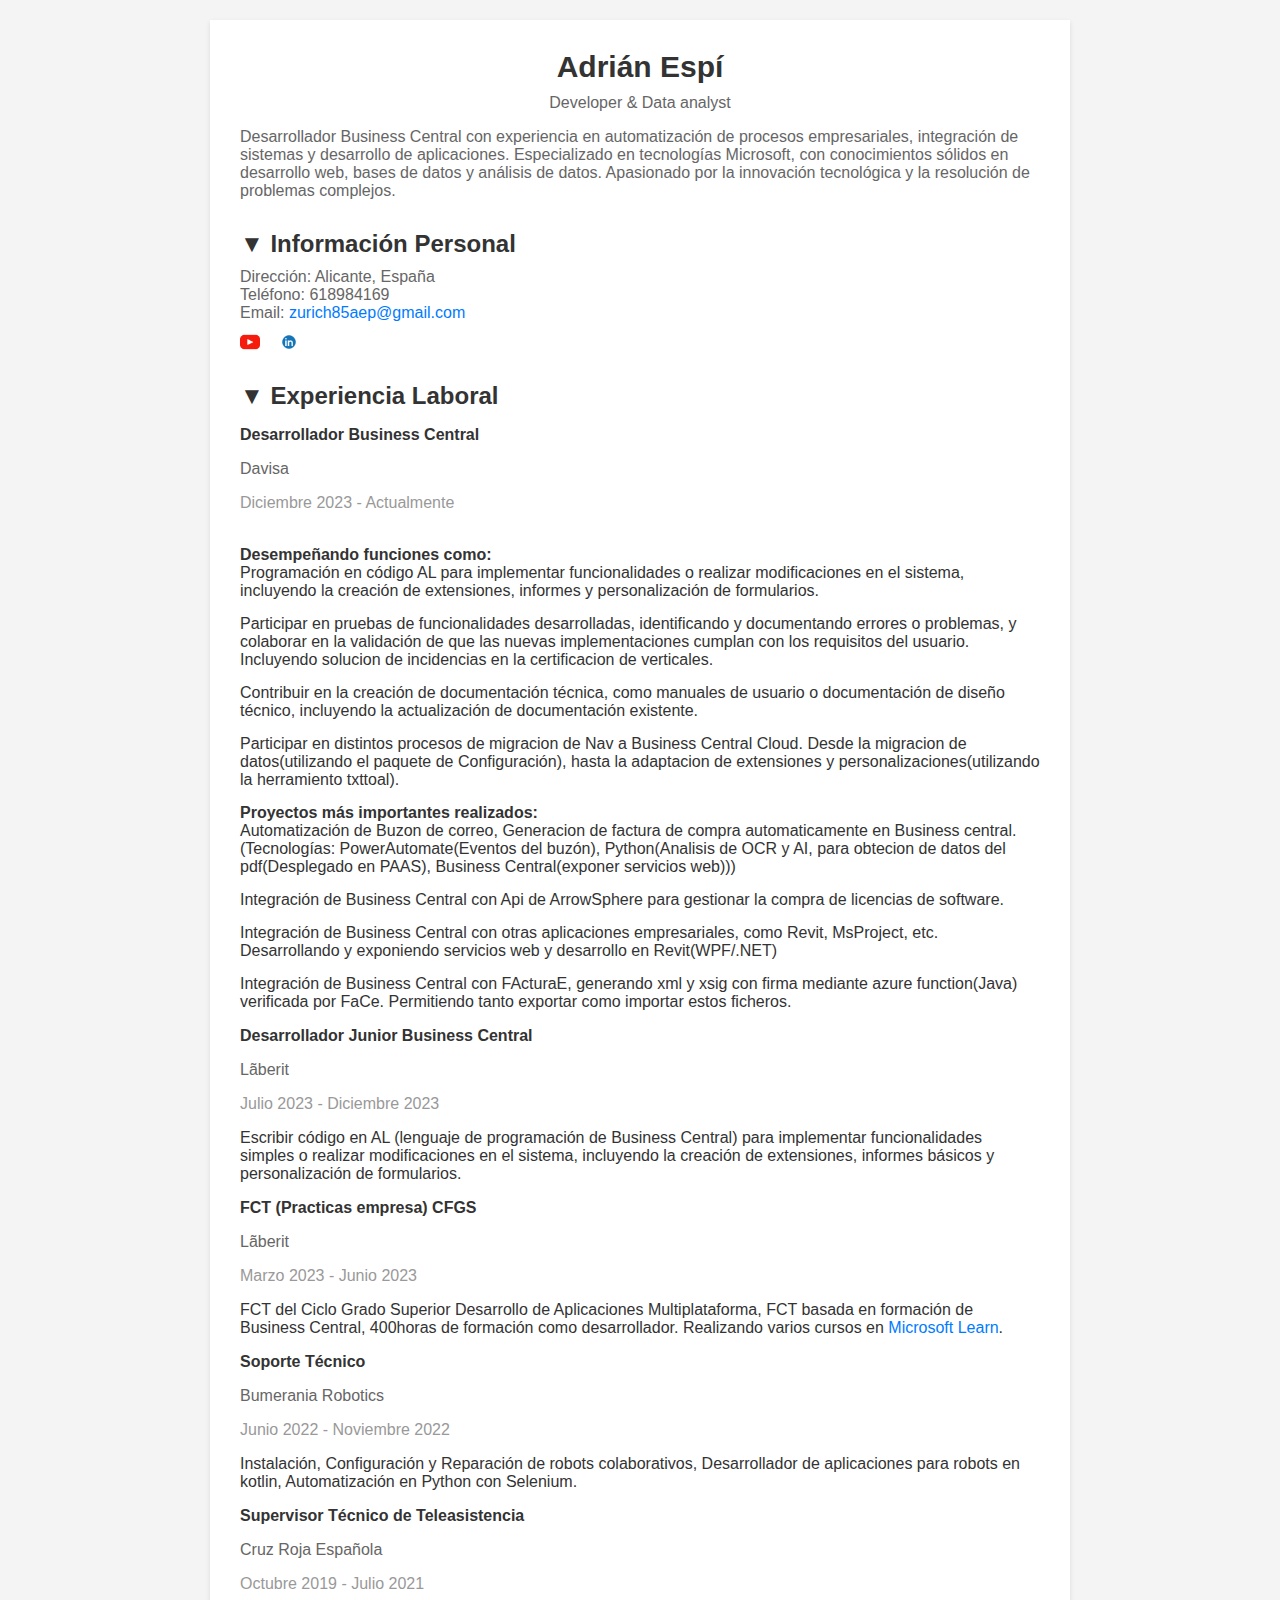
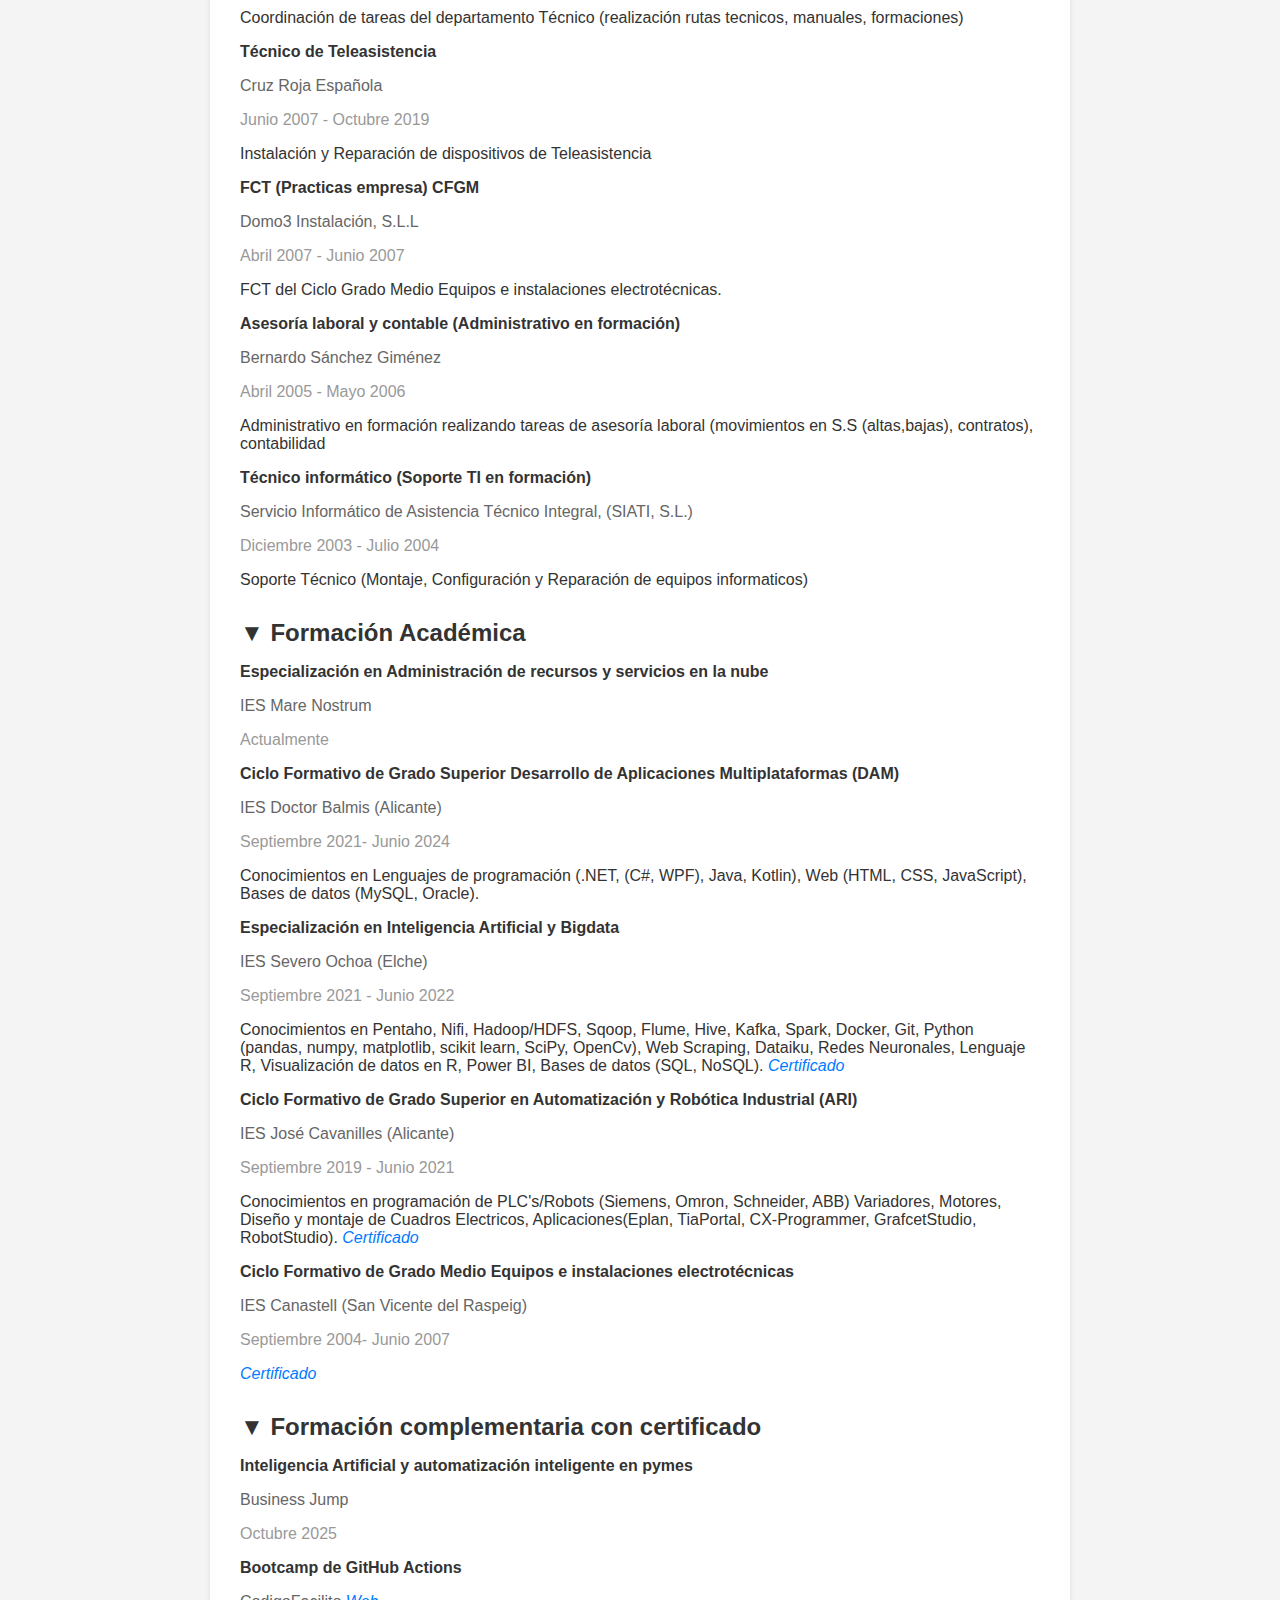
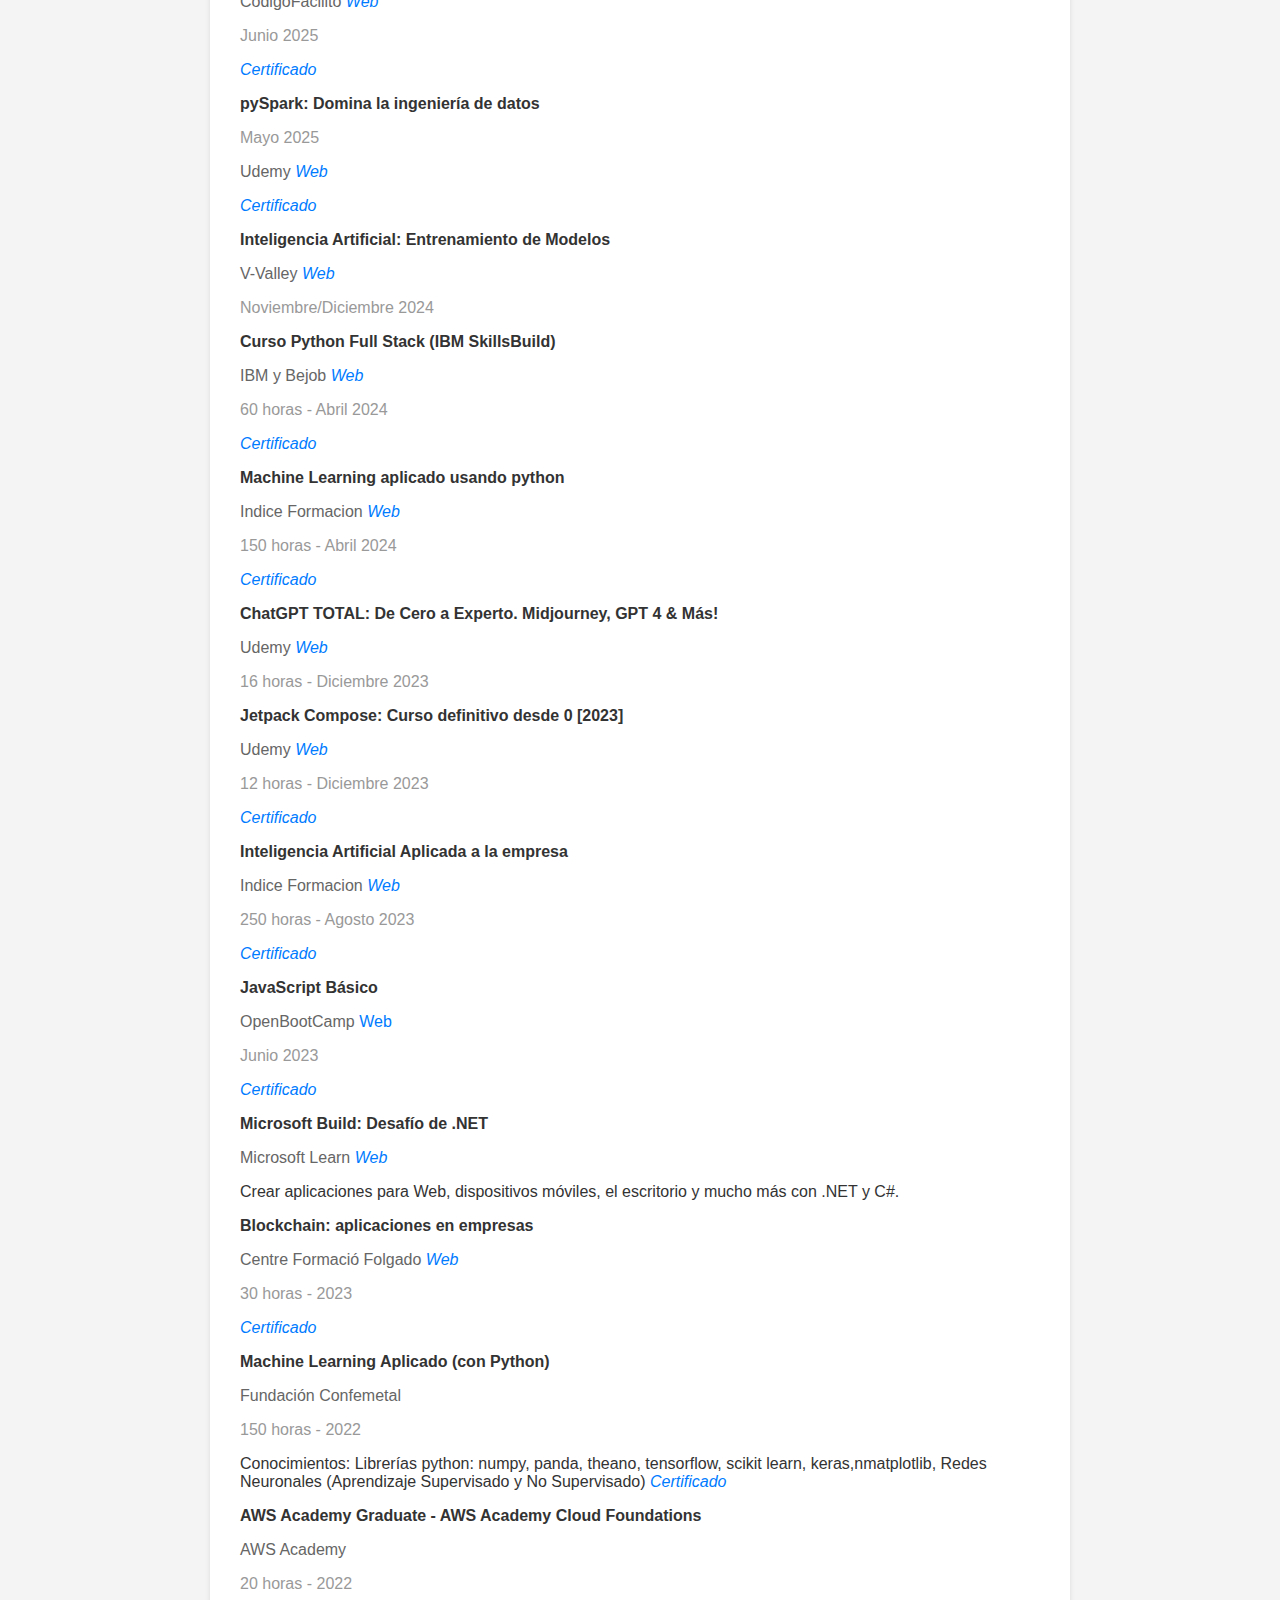
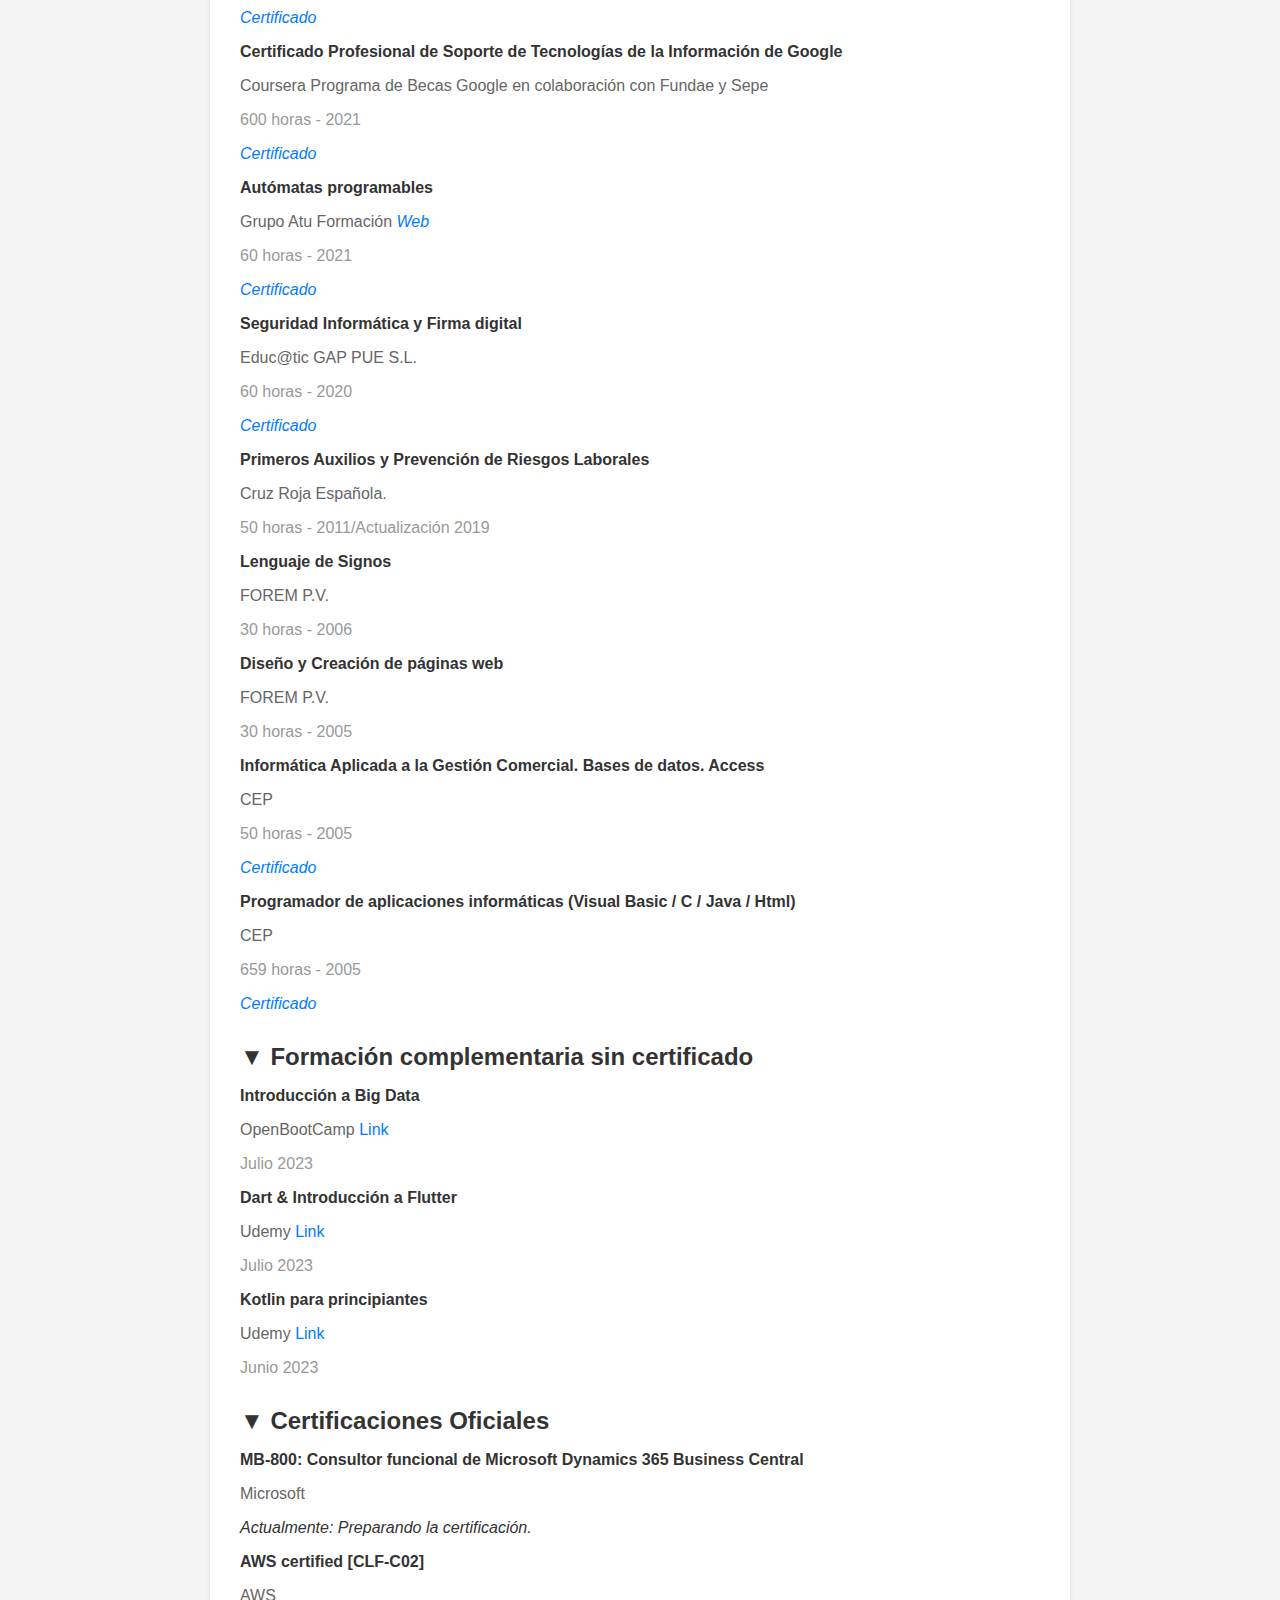
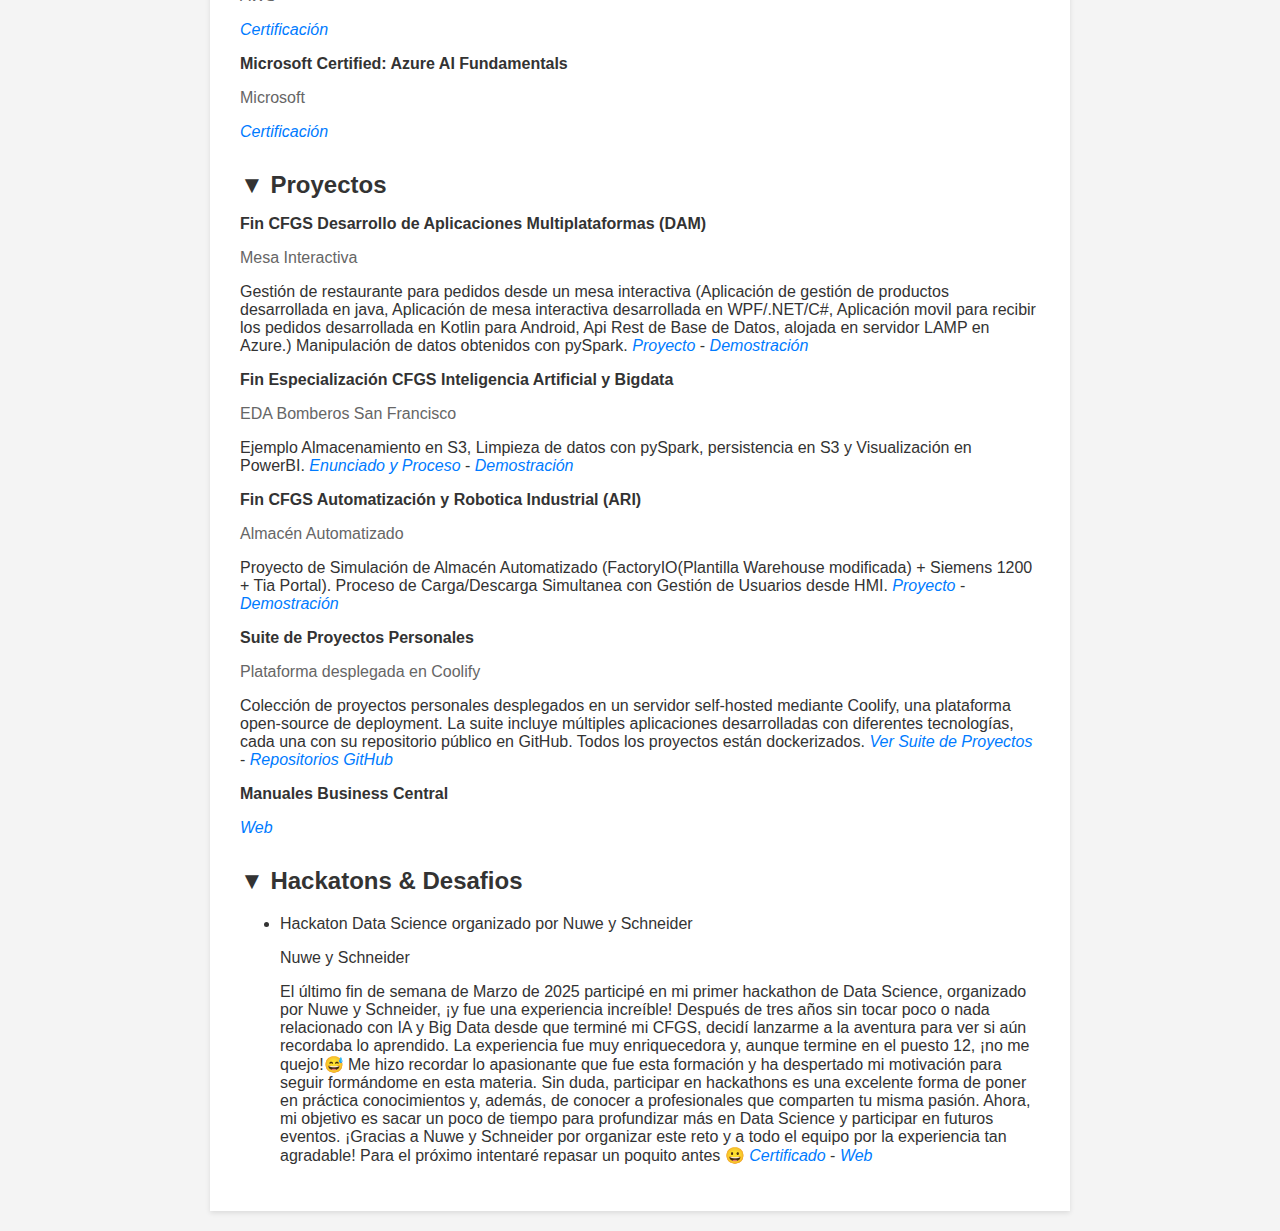
<file: index.html>
<!DOCTYPE html>
<html lang="es">

<head>
    <meta charset="UTF-8">
    <meta name="viewport" content="width=device-width, initial-scale=1.0">
    <title>Adrián Espí CV</title>
    <link rel="preconnect" href="https://fonts.googleapis.com">
    <link rel="preconnect" href="https://fonts.gstatic.com" crossorigin>
    <link rel="stylesheet" href="css/estilo.css">
    <link rel="icon" type="image/x-icon" href="iconos/cv.ico">
</head>

<body>
    <div class="container">
        <div class="header">
            <h1>Adrián Espí</h1>
            <p>Developer & Data analyst</p>
            <p class="description">Desarrollador Business Central con experiencia en automatización de procesos empresariales, integración de sistemas y desarrollo de aplicaciones. Especializado en tecnologías Microsoft, con conocimientos sólidos en desarrollo web, bases de datos y análisis de datos. Apasionado por la innovación tecnológica y la resolución de problemas complejos.</p>
        </div>

        <div class="personal-info">
            <h2><span class="toggle-button" id="toggle-icon1">&#9660;</span> Información Personal </h2>

            <div class="info-content">
                <p>Dirección: Alicante, España</p>
                <p>Teléfono: 618984169</p>
                <p>Email: <a href="mailto:zurich85aep@gmail.com">zurich85aep@gmail.com</a></p>
                <div class="social-icons">
                    <a href="https://www.youtube.com/channel/UCa9c3-J_onhqTzerBmbXWBw" target="_blank">
                        <img src="iconos/youtube.png" alt="YouTube" class="icon">
                    </a>
                    <a href="https://www.linkedin.com/in/adri%C3%A1n-esp%C3%AD-pe%C3%B1a-a74304185/" target="_blank">
                        <img src="iconos/linkedin.png" alt="LinkedIn" class="icon">
                    </a>
                </div>
            </div>
        </div>

        <div class="experience">
            <h2> <span class="toggle-button" id="toggle-icon2">&#9660;</span> Experiencia Laboral</h2>
            <ul class="experienceClass">
                <li>
                    <p class="job-title">Desarrollador Business Central</p>
                    <p class="company">Davisa</p>
                    <p class="dates">Diciembre 2023 - Actualmente</p>
                    <br>
                    <ul class="margen-izquierdo">
                        <b>Desempeñando funciones como:</b>
                        <li>
                            Programación en código AL para implementar funcionalidades o realizar modificaciones en el
                            sistema, incluyendo la creación de
                            extensiones, informes y personalización de formularios.
                        </li>
                        <li>
                            Participar en pruebas de funcionalidades desarrolladas, identificando y documentando errores
                            o
                            problemas, y colaborar en la validación de que las nuevas implementaciones cumplan con los
                            requisitos del usuario. Incluyendo solucion de incidencias en la certificacion de
                            verticales.
                        </li>
                        <li>
                            Contribuir en la creación de documentación técnica, como manuales de usuario o documentación
                            de
                            diseño técnico, incluyendo la actualización de documentación existente.
                        </li>
                        <li>
                            Participar en distintos procesos de migracion de Nav a Business Central Cloud.
                            Desde la migracion de datos(utilizando el paquete de Configuración), hasta la adaptacion de
                            extensiones y personalizaciones(utilizando la herramiento txttoal).
                        </li>
                        <li>
                            <b>Proyectos más importantes realizados:</b>
                            <ul>
                                <li>Automatización de Buzon de correo, Generacion de factura de compra automaticamente
                                    en Business central. (Tecnologías: PowerAutomate(Eventos del buzón),
                                    Python(Analisis de OCR y AI, para obtecion de datos del pdf(Desplegado en PAAS),
                                    Business Central(exponer servicios web)))</li>
                                <li>Integración de Business Central con Api de ArrowSphere para gestionar la compra de
                                    licencias de software.</li>
                                <li>Integración de Business Central con otras aplicaciones empresariales, como Revit,
                                    MsProject, etc.
                                    Desarrollando y exponiendo servicios web y desarrollo en Revit(WPF/.NET)</li>
                                <li>Integración de Business Central con FActuraE, generando xml y xsig con firma
                                    mediante
                                    azure function(Java) verificada por FaCe. Permitiendo tanto exportar como importar
                                    estos ficheros. </li>
                            </ul>
                        </li>

                    </ul>
                </li>
                <li>
                    <p class="job-title">Desarrollador Junior Business Central</p>
                    <p class="company">Lãberit</p>
                    <p class="dates">Julio 2023 - Diciembre 2023</p>
                    <p> Escribir código en AL (lenguaje de programación de Business Central) para implementar
                        funcionalidades simples o realizar modificaciones en el sistema, incluyendo la creación de
                        extensiones, informes básicos y personalización de formularios.</p>
                </li>
                <li>
                    <p class="job-title">FCT (Practicas empresa) CFGS</p>
                    <p class="company">Lãberit</p>
                    <p class="dates">Marzo 2023 - Junio 2023</p>
                    <p>FCT del Ciclo Grado Superior Desarrollo de Aplicaciones Multiplataforma, FCT basada en formación
                        de Business Central, 400horas de formación
                        como desarrollador. Realizando varios cursos en <a
                            href="https://learn.microsoft.com/es-es/users/AdrinEspPea-7665" target="_blank">Microsoft
                            Learn</a>. </p>
                </li>
                <li>
                    <p class="job-title">Soporte Técnico</p>
                    <p class="company">Bumerania Robotics</p>
                    <p class="dates">Junio 2022 - Noviembre 2022</p>
                    <p>Instalación, Configuración y Reparación de robots colaborativos, Desarrollador de aplicaciones
                        para robots en
                        kotlin, Automatización en Python con Selenium.</p>
                </li>
                <li>
                    <p class="job-title">Supervisor Técnico de Teleasistencia</p>
                    <p class="company">Cruz Roja Española</p>
                    <p class="dates">Octubre 2019 - Julio 2021</p>
                    <p>Coordinación de tareas del departamento Técnico (realización rutas tecnicos, manuales,
                        formaciones)</p>
                </li>
                <li>
                    <p class="job-title">Técnico de Teleasistencia</p>
                    <p class="company">Cruz Roja Española</p>
                    <p class="dates">Junio 2007 - Octubre 2019</p>
                    <p>Instalación y Reparación de dispositivos de Teleasistencia</p>
                </li>
                <li>
                    <p class="job-title">FCT (Practicas empresa) CFGM</p>
                    <p class="company">Domo3 Instalación, S.L.L</p>
                    <p class="dates">Abril 2007 - Junio 2007</p>
                    <p>FCT del Ciclo Grado Medio Equipos e instalaciones electrotécnicas.</p>
                </li>
                <li>
                    <p class="job-title">Asesoría laboral y contable (Administrativo en formación)</p>
                    <p class="company">Bernardo Sánchez Giménez</p>
                    <p class="dates">Abril 2005 - Mayo 2006</p>
                    <p>Administrativo en formación realizando tareas de asesoría laboral (movimientos en
                        S.S (altas,bajas), contratos), contabilidad</p>
                </li>
                <li>
                    <p class="job-title">Técnico informático (Soporte TI en formación)</p>
                    <p class="company">Servicio Informático de Asistencia Técnico Integral, (SIATI, S.L.)</p>
                    <p class="dates">Diciembre 2003 - Julio 2004 </p>
                    <p>Soporte Técnico (Montaje, Configuración y Reparación de equipos informaticos)</p>
                </li>
            </ul>
        </div>

        <div class="education">
            <h2><span class="toggle-button" id="toggle-icon3">&#9660;</span> Formación Académica</h2>
            <ul class="educationClass">
                <li>
                    <p class="degree">Especialización en Administración de recursos y servicios en la nube</p>
                    <p class="institution">IES Mare Nostrum</p>
                    <p class="dates">Actualmente</p>
                </li>
                <li>
                    <p class="degree">Ciclo Formativo de Grado Superior Desarrollo de Aplicaciones Multiplataformas
                        (DAM)</p>
                    <p class="institution">IES Doctor Balmis (Alicante)</p>
                    <p class="dates">Septiembre 2021- Junio 2024</p>
                    <p>Conocimientos en Lenguajes de programación (.NET, (C#, WPF), Java, Kotlin), Web (HTML, CSS,
                        JavaScript), Bases de datos
                        (MySQL, Oracle).
                    </p>
                </li>
                <li>
                    <p class="degree">Especialización en Inteligencia Artificial y Bigdata</p>
                    <p class="institution">IES Severo Ochoa (Elche)</p>
                    <p class="dates">Septiembre 2021 - Junio 2022</p>
                    <p>Conocimientos en Pentaho, Nifi, Hadoop/HDFS, Sqoop, Flume, Hive, Kafka, Spark, Docker, Git,
                        Python (pandas, numpy, matplotlib, scikit learn, SciPy, OpenCv), Web Scraping, Dataiku, Redes
                        Neuronales, Lenguaje R, Visualización de datos en R, Power BI, Bases de datos (SQL, NoSQL).
                        <i><a href="titulos/Reglada/iaBigdata.jpg" target="_blank" rel="rob">Certificado</a></i>
                    </p>
                </li>
                <li>
                    <p class="degree">Ciclo Formativo de Grado Superior en Automatización y Robótica Industrial (ARI)
                    </p>
                    <p class="institution">IES José Cavanilles (Alicante)</p>
                    <p class="dates">Septiembre 2019 - Junio 2021</p>
                    <p>Conocimientos en programación de PLC's/Robots (Siemens, Omron, Schneider, ABB) Variadores,
                        Motores, Diseño y montaje de Cuadros Electricos, Aplicaciones(Eplan, TiaPortal, CX-Programmer,
                        GrafcetStudio, RobotStudio). <i><a href="titulos/Reglada/titulorobotica.jpg" target="_blank"
                                rel="rob">Certificado</a></i></p>
                </li>
                <li>
                    <p class="degree">Ciclo Formativo de Grado Medio Equipos e instalaciones electrotécnicas</p>
                    <p class="institution">IES Canastell (San Vicente del Raspeig)</p>
                    <p class="dates">Septiembre 2004- Junio 2007</p>
                    <p><i><a href="titulos/Reglada/TituloElectronica.jpg" target="_blank" rel="elec">Certificado</a></i>
                    </p>
                </li>
            </ul>
        </div>

        <div class="education">
            <h2><span class="toggle-button" id="toggle-icon4">&#9660;</span> Formación complementaria con certificado
            </h2>
            <ul class="educationCCClass">
                <li>
                    <p class="degree">Inteligencia Artificial y automatización inteligente en pymes</p>
                    <p class="institution">Business Jump</p>
                    <p class="dates">Octubre 2025</p>
                </li>
                <li>
                    <p class="degree">Bootcamp de GitHub Actions</p>
                    <p class="institution">CodigoFacilito <i><a href="https://codigofacilito.com/" target="_blank"
                                    rel="codigofacilito">Web</a></i></p>
                    <p class="dates">Junio 2025</p>
                    <p><i><a href="titulos/Otra/Certificado - Bootcamp de GitHub Actions.pdf" target="_blank"
                                    rel="pySpark">Certificado</a></i></p>
                </li>
                <li>
                    <p class="degree">pySpark: Domina la ingeniería de datos</p>
                    <p class="dates">Mayo 2025</p>
                    <p class="institution">Udemy <i><a
                                    href="https://www.udemy.com/"
                                    target="_blank" rel="udemy">Web</a></i></p>
                    <p><i><a href="titulos/Otra/pySpark.pdf" target="_blank" rel="pySpark">Certificado</a></i></p>
                </li>
                <li>
                    <p class="degree">Inteligencia Artificial: Entrenamiento de Modelos</p>
                    <p class="institution">V-Valley <i><a href="https://www.v-valley.com/es/v-valley-academy/"
                                    target="_blank" rel="v-valley-academy">Web</a></i></p>
                    <p class="dates">Noviembre/Diciembre 2024</p>
                </li>
                <li>
                    <p class="degree">Curso Python Full Stack (IBM SkillsBuild)</p>
                    <p class="institution">IBM y Bejob <i><a
                                    href="https://sb-auth.skillsbuild.org/login?client_id=yl-internal-adopter&learning_path=https:%2F%2Fskills.yourlearning.ibm.com%2Factivity%2FPLAN-11E327F507A8%3Futm_campaign%3Dibmpython-08-abr-24-totalinscritos-comienzo%26utm_medium%3Demail%26utm_source%3Dclientify&redirect_uri=https:%2F%2Fskills.yourlearning.ibm.com%2Foauth%2Fcallback&referer=skills.yourlearning.ibm.com&response_type=code&scope=openid%20email&utm_campaign=ibmpython-08-abr-24-totalinscritos-comienzo&utm_medium=email&utm_source=clientify"
                                    target="_blank" rel="ibmbejob">Web</a></i></p>
                    <p class="dates">60 horas - Abril 2024</p>
                    <p><i><a href="titulos/Otra/IBM/diplomapython.pdf" target="_blank" rel="Chpt">Certificado</a></i>
                    </p>
                </li>
                <li>
                    <p class="degree">Machine Learning aplicado usando python</p>
                    <p class="institution">Indice Formacion <i><a
                                    href="https://indiceformacion.com/formacion-en-abierto/" target="_blank"
                                    rel="indice">Web</a></i></p>
                    <p class="dates">150 horas - Abril 2024</p>
                    <p><i><a href="titulos/Otra/MLpython.pdf" target="_blank" rel="Chpt">Certificado</a></i></p>
                </li>
                <li>
                    <p class="degree">ChatGPT TOTAL: De Cero a Experto. Midjourney, GPT 4 & Más!</p>
                    <p class="institution">Udemy <i><a
                                    href="https://www.udemy.com/share/108wH63@zf2veZjQYZTvMkMtmA0tzcFBnI0Iw0zmI_gaBt61XGNMLZNZEDyrwCPsRalN7n92/"
                                    target="_blank" rel="udemy">Web</a></i></p>
                    <p class="dates">16 horas - Diciembre 2023</p>
                </li>
                <li>
                    <p class="degree">Jetpack Compose: Curso definitivo desde 0 [2023]</p>
                    <p class="institution">Udemy <i><a
                                    href="https://www.udemy.com/course/jetpack-compose-desde-0-a-profesional/"
                                    target="_blank" rel="udemy">Web</a></i></p>
                    <p class="dates">12 horas - Diciembre 2023</p>
                    <p><i><a href="titulos/Otra/Udemy/Jetpack Compose Arist/udemyjetpackarist.jpg" target="_blank"
                                    rel="JPC">Certificado</a></i></p>
                </li>
                <li>
                    <p class="degree">Inteligencia Artificial Aplicada a la empresa</p>
                    <p class="institution">Indice Formacion <i><a href="https://indiceformacion.com/" target="_blank"
                                    rel="atu">Web</a></i></p>
                    <p class="dates">250 horas - Agosto 2023</p>
                    <p><i><a href="titulos/Otra/iaempresa.pdf" target="_blank" rel="IAaE">Certificado</a></i></p>
                </li>
                <li>
                    <p class="degree">JavaScript Básico</p>
                    <p class="institution">OpenBootCamp <a href="https://campus.open-bootcamp.com/">Web</a>
                    </p>
                    <p class="dates">Junio 2023</p>
                    <p><i><a href="titulos/Otra/OB/javascript.pdf" target="_blank" rel="javascript">Certificado</a></i>
                    </p>
                </li>
                <li>
                    <p class="degree">Microsoft Build: Desafío de .NET</p>
                    <p class="institution">Microsoft Learn <i><a
                                    href="https://learn.microsoft.com/es-es/users/cloudskillschallenge/collections/moqrtqmjz7d8?WT.mc_id=cloudskillschallenge_150aae80-e46b-4a07-894a-5247fcdfcbad"
                                    target="_blank" rel="atu">Web</a></i></p>
                    <p>Crear aplicaciones para Web, dispositivos móviles, el escritorio y mucho más con .NET y C#. </p>
                </li>
                <li>
                    <p class="degree">Blockchain: aplicaciones en empresas</p>
                    <p class="institution">Centre Formació Folgado <i><a href="https://campusvirtual.cffolgado.com/"
                                    target="_blank" rel="atu">Web</a></i></p>
                    <p class="dates">30 horas - 2023</p>
                    <p><i><a href="titulos/Otra/Blockchain.pdf" target="_blank" rel="Blockchain">Certificado</a></i></p>
                </li>
                <li>
                    <p class="degree">Machine Learning Aplicado (con Python)</p>
                    <p class="institution">Fundación Confemetal</p>
                    <p class="dates">150 horas - 2022</p>
                    <p>Conocimientos: Librerías python: numpy, panda, theano, tensorflow, scikit learn,
                        keras,nmatplotlib, Redes Neuronales (Aprendizaje Supervisado y No Supervisado) <i><a
                                    href="titulos/Otra/mlpy.pdf" target="_blank" rel="mlpy">Certificado</a></i></p>
                </li>
                <li>
                    <p class="degree">AWS Academy Graduate - AWS Academy Cloud Foundations</p>
                    <p class="institution">AWS Academy</p>
                    <p class="dates">20 horas - 2022</p>
                    <p><i><a href="titulos/Otra/AWS/aws.pdf" target="_blank" rel="aws">Certificado</a></i></p>
                </li>
                <li>
                    <p class="degree">Certificado Profesional de Soporte de Tecnologías de la Información de Google</p>
                    <p class="institution"> Coursera Programa de Becas Google en colaboración con Fundae y Sepe</p>
                    <p class="dates">600 horas - 2021</p>
                    <p><i><a href="https://www.coursera.org/account/accomplishments/specialization/certificate/TLMBDSWN6WCU"
                                    target="_blank" rel="Google">Certificado</a></i></p>
                </li>
                <li>
                    <p class="degree">Autómatas programables</p>
                    <p class="institution">Grupo Atu Formación <i><a href="https://aulavirtualatu.com" target="_blank"
                                    rel="atu">Web</a></i></p>
                    <p class="dates">60 horas - 2021</p>
                    <p><i><a href="titulos/Otra/AUTÓMATAS_PROGRAMABLES.pdf" target="_blank"
                                    rel="AUTÓMATAS_PROGRAMABLES">Certificado</a></i></p>
                </li>
                <li>
                    <p class="degree">Seguridad Informática y Firma digital</p>
                    <p class="institution">Educ@tic GAP PUE S.L.</p>
                    <p class="dates">60 horas - 2020</p>
                    <p><i><a href="titulos/Otra/firmadigital.JPG" target="_blank"
                                    rel="firmadigital.JPG">Certificado</a></i>
                    </p>
                </li>
                <li>
                    <p class="degree">Primeros Auxilios y Prevención de Riesgos Laborales</p>
                    <p class="institution">Cruz Roja Española.</p>
                    <p class="dates">50 horas - 2011/Actualización 2019</p>
                </li>
                <li>
                    <p class="degree">Lenguaje de Signos</p>
                    <p class="institution">FOREM P.V.</p>
                    <p class="dates">30 horas - 2006</p>
                </li>
                <li>
                    <p class="degree">Diseño y Creación de páginas web</p>
                    <p class="institution">FOREM P.V.</p>
                    <p class="dates">30 horas - 2005</p>
                </li>
                <li>
                    <p class="degree">Informática Aplicada a la Gestión Comercial. Bases de datos. Access </p>
                    <p class="institution">CEP</p>
                    <p class="dates">50 horas - 2005</p>
                    <p><i><a href="titulos/Otra/gestioncomercial.jpg" target="_blank"
                                    rel="gestioncomercial">Certificado</a></i></p>
                </li>
                <li>
                    <p class="degree">Programador de aplicaciones informáticas (Visual Basic / C / Java / Html)</p>
                    <p class="institution">CEP</p>
                    <p class="dates">659 horas - 2005</p>
                    <p><i><a href="titulos/Otra/programador.pdf" target="_blank" rel="programador">Certificado</a></i>
                    </p>
                </li>
            </ul>
        </div>

        <div class="education">
            <h2><span class="toggle-button" id="toggle-icon5">&#9660;</span> Formación complementaria sin certificado
            </h2>
            <ul class="educationSCClass">
                <li>
                    <p class="degree">Introducción a Big Data</p>
                    <p class="institution">OpenBootCamp <a
                            href="https://campus.open-bootcamp.com/cursos/19/leccion/400">Link</a>
                    </p>
                    <p class="dates">Julio 2023</p>
                </li>
                <li>
                    <p class="degree">Dart & Introducción a Flutter</p>
                    <p class="institution">Udemy <a href="https://www.udemy.com/course/dart-flutter-gratis/">Link</a>
                    </p>
                    <p class="dates">Julio 2023</p>
                </li>
                <li>
                    <p class="degree">Kotlin para principiantes</p>
                    <p class="institution">Udemy <a href="https://www.udemy.com/course/curso-basico-kotlin/">Link</a>
                    </p>
                    <p class="dates">Junio 2023</p>
                </li>
            </ul>
        </div>

        <div class="education">
            <h2><span class="toggle-button" id="toggle-icon7">&#9660;</span> Certificaciones Oficiales</h2>
            <ul class="educationCertificacionClass">
                <li>
                    <p class="degree">MB-800: Consultor funcional de Microsoft Dynamics 365 Business Central</p>
                    <p class="institution">Microsoft</p>
                    <i>Actualmente: Preparando la certificación.</i>
                </li>
                <li>
                    <p class="degree">AWS certified [CLF-C02]</p>
                    <p class="institution">AWS</p>
                    <i><a href="titulos/Otra/AWS/awsclfc02.png"
                            target="_blank" rel="No disponible">Certificación</a></i>
                </li>
                <li>
                    <p class="degree">Microsoft Certified: Azure AI Fundamentals</p>
                    <p class="institution">Microsoft</p>
                    <i><a href="https://learn.microsoft.com/api/credentials/share/es-es/AdrinEspPea-7665/6FFDFA17AF2CE3D1?sharingId=25DDA23463F19E36"
                            target="_blank" rel="No disponible">Certificación</a></i>
                </li>
            </ul>
        </div>

        <div class="projects">
            <h2><span class="toggle-button" id="toggle-icon6">&#9660;</span> Proyectos</h2>
            <ul class="projectsClass">
                <li>
                    <p class="degree">Fin CFGS Desarrollo de Aplicaciones Multiplataformas (DAM)</p>
                    <p class="institution">Mesa Interactiva</p>
                    <p>Gestión de restaurante para pedidos desde un mesa interactiva (Aplicación de gestión de productos
                        desarrollada en java, Aplicación de mesa interactiva desarrollada en WPF/.NET/C#, Aplicación
                        movil para recibir los pedidos desarrollada en Kotlin para Android, Api Rest de Base de Datos,
                        alojada en servidor LAMP en Azure.) Manipulación de datos obtenidos con pySpark. <i><a
                                href="proyectos/dam/dam.pdf" target="_blank" rel="docuIABIG">Proyecto</a></i>
                        -
                        <i><a href="https://www.youtube.com/watch?v=yQ6O2iGvVcM&t=18s" target="_blank"
                                rel="No disponible">Demostración</a></i>
                    </p>
                    </p>
                </li>
                <li>
                    <p class="degree">Fin Especialización CFGS Inteligencia Artificial y Bigdata</p>
                    <p class="institution">EDA Bomberos San Francisco</p>
                    <p>Ejemplo Almacenamiento en S3, Limpieza de datos con pySpark, persistencia en S3 y Visualización
                        en PowerBI. <i><a href="proyectos/iabig/Docu.pdf" target="_blank" rel="docuIABIG">Enunciado y
                                Proceso</a></i> - <i><a href="https://www.youtube.com/watch?v=27WfKCy-lrU&t=107s"
                                target="_blank" rel="videoIABIG">Demostración</a></i></p>
                    </p>
                </li>
                <li>
                    <p class="degree">Fin CFGS Automatización y Robotica Industrial (ARI)</p>
                    <p class="institution">Almacén Automatizado</p>
                    <p>Proyecto de Simulación de Almacén Automatizado (FactoryIO(Plantilla Warehouse modificada) +
                        Siemens 1200 + Tia Portal). Proceso de Carga/Descarga Simultanea con Gestión de Usuarios desde
                        HMI. <i><a href="proyectos/ari/ari.pdf" target="_blank" rel="docuAri">Proyecto</a></i> - <i><a
                                href="https://www.youtube.com/watch?v=bMwUcEVM-XU" target="_blank"
                                rel="videoARI">Demostración</a></i></p>
                </li>
                <li>
                    <p class="degree">Suite de Proyectos Personales</p>
                    <p class="institution">Plataforma desplegada en Coolify</p>
                    <p>Colección de proyectos personales desplegados en un servidor self-hosted mediante Coolify, 
                        una plataforma open-source de deployment. La suite incluye múltiples aplicaciones desarrolladas 
                        con diferentes tecnologías, cada una con su repositorio público en GitHub. 
                        Todos los proyectos están dockerizados. 
                        <i><a href="http://78.47.111.58:5037/" target="_blank" rel="SuiteProyectos">Ver Suite de Proyectos</a></i> - 
                        <i><a href="https://github.com/Zurichk" target="_blank" rel="PersonalGithub">Repositorios GitHub</a></i>
                    </p>
                </li>
                <!-- <li>
                    <p class="degree">Proyectos GitHub</p>
                    <p class="institution">Traductor de Extesiones Business Central a Español</p>
                    <p>Aplicación desarrollada en Python, utilizando Flask, mediante la cual podemos traducir
                        automaticamente a Español un archivo xlf, generado por Business Central para gestionar sus
                        traducciones. Actualmente la aplicación conecta con el Api de google translator, añadir la
                        etiqueta [target] con la traducción. Desplegada en render en un contenedor docker. <i><a
                                href="https://rendbctrans.onrender.com/" target="_blank"
                                rel="docuAri">Aplicación</a></i> </p>
                </li> -->
                <li>
                    <p class="degree">Manuales Business Central </p>
                    <p class="institution"> <i><a href="https://zurichk85.github.io/businesscentral/" target="_blank"
                                rel="docuAri">Web</a></i> </p>
                </li>
            </ul>
        </div>

        <div class="hackatons">
            <h2><span class="toggle-button" id="toggle-icon8">&#9660;</span> Hackatons & Desafios</h2>
            <ul class="hackatonsClass">
                <li>
                    <p class="degree">Hackaton Data Science organizado por Nuwe y Schneider</p>
                    <p class="institution">Nuwe y Schneider</p>
                    <p>El último fin de semana de Marzo de 2025 participé en mi primer hackathon de Data Science,
                        organizado por Nuwe y Schneider, ¡y fue una experiencia increíble! Después de tres años sin
                        tocar poco o nada relacionado con IA y Big Data desde que terminé mi CFGS, decidí lanzarme a la
                        aventura para ver si aún recordaba lo aprendido.
                        La experiencia fue muy enriquecedora y, aunque termine en el puesto 12, ¡no me quejo!😅 Me hizo
                        recordar lo apasionante que fue esta formación y ha despertado mi motivación para seguir
                        formándome en esta materia.
                        Sin duda, participar en hackathons es una excelente forma de poner en práctica conocimientos y,
                        además, de conocer a profesionales que comparten tu misma pasión. Ahora, mi objetivo es sacar un
                        poco de tiempo para profundizar más en Data Science y participar en futuros eventos.
                        ¡Gracias a Nuwe y Schneider por organizar este reto y a todo el equipo por la experiencia tan
                        agradable!
                        Para el próximo intentaré repasar un poquito antes 😀 <i><a
                                href="titulos/Otra/Hackatons/iberian-2025-data-science-challenge-certificate.pdf"
                                target="_blank" rel="docuIABIG">Certificado</a></i>
                        -
                        <i><a href="https://nuwe.io/es/hackathons" target="_blank" rel="No disponible">Web</a></i>
                    </p>
                    </p>
                </li>
            </ul>
        </div>
    </div>
    <script src="js/main.js"></script>
</body>

</html>
</file>
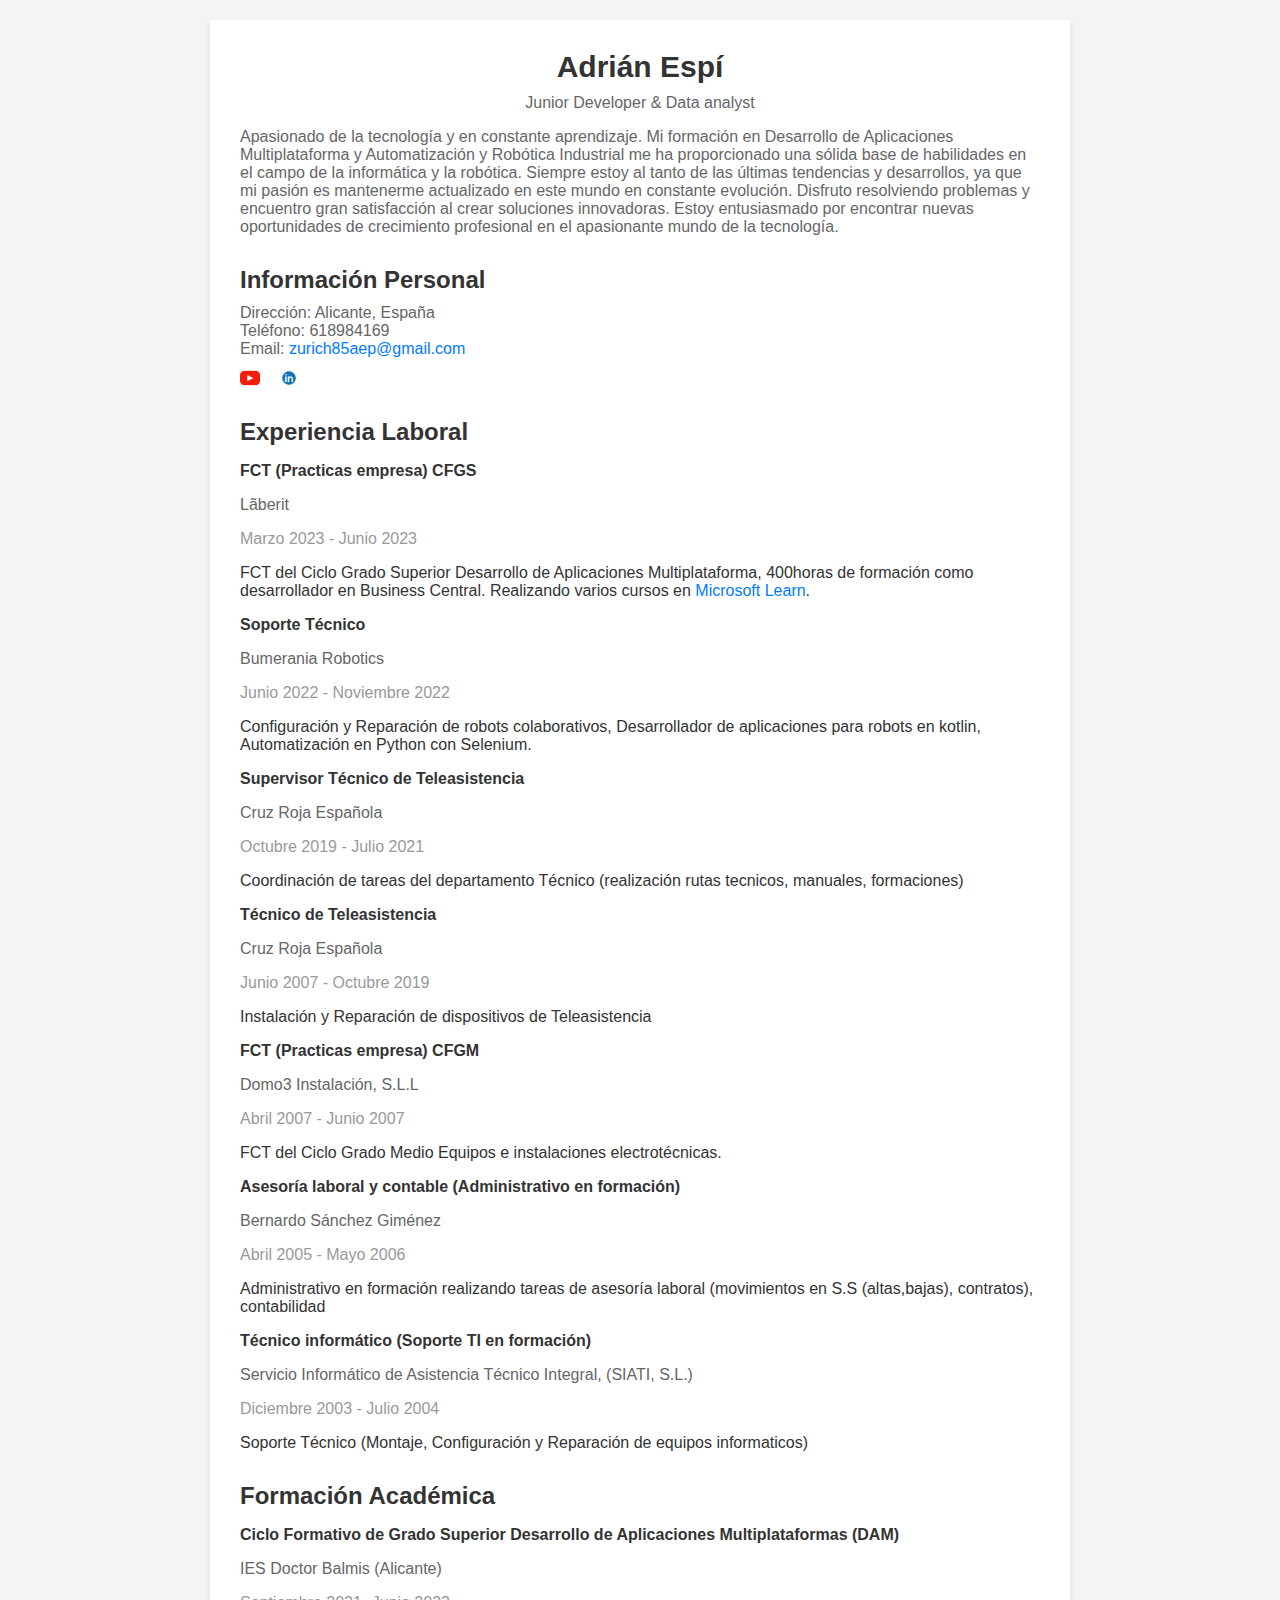
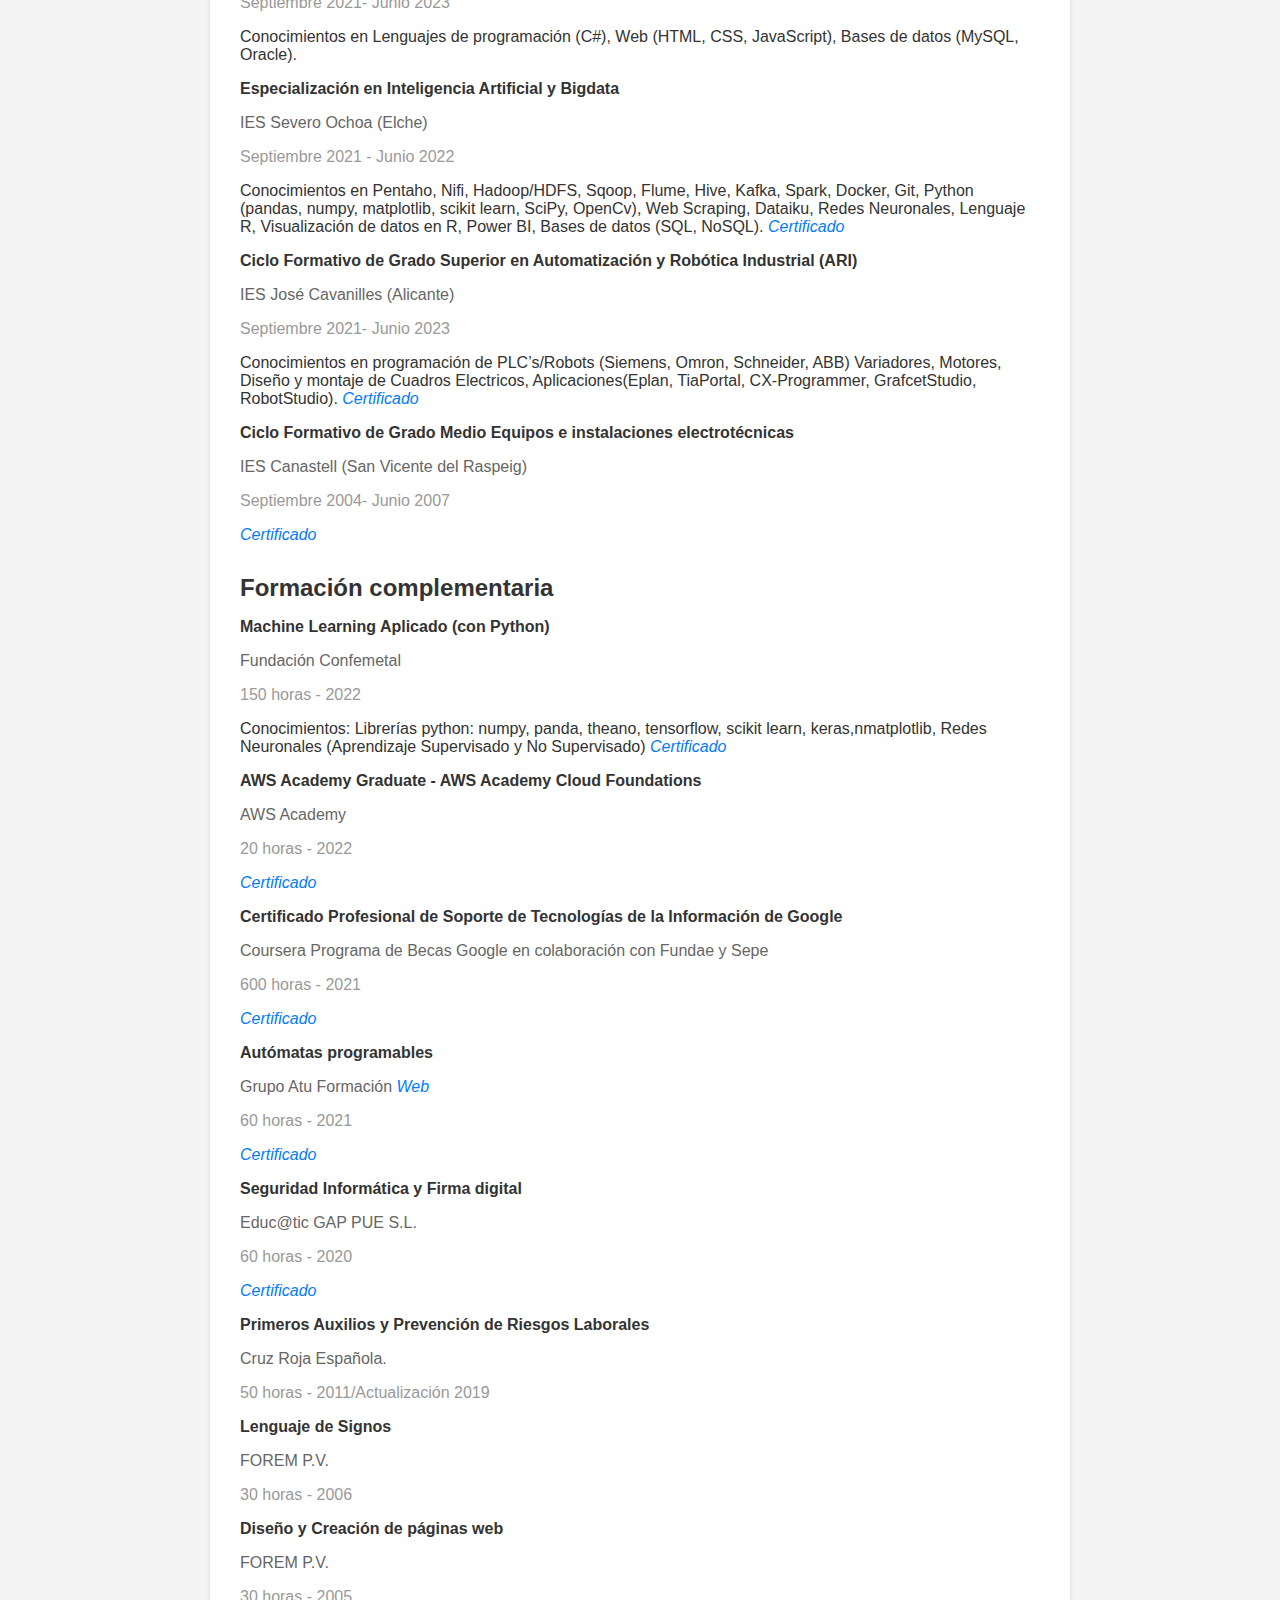
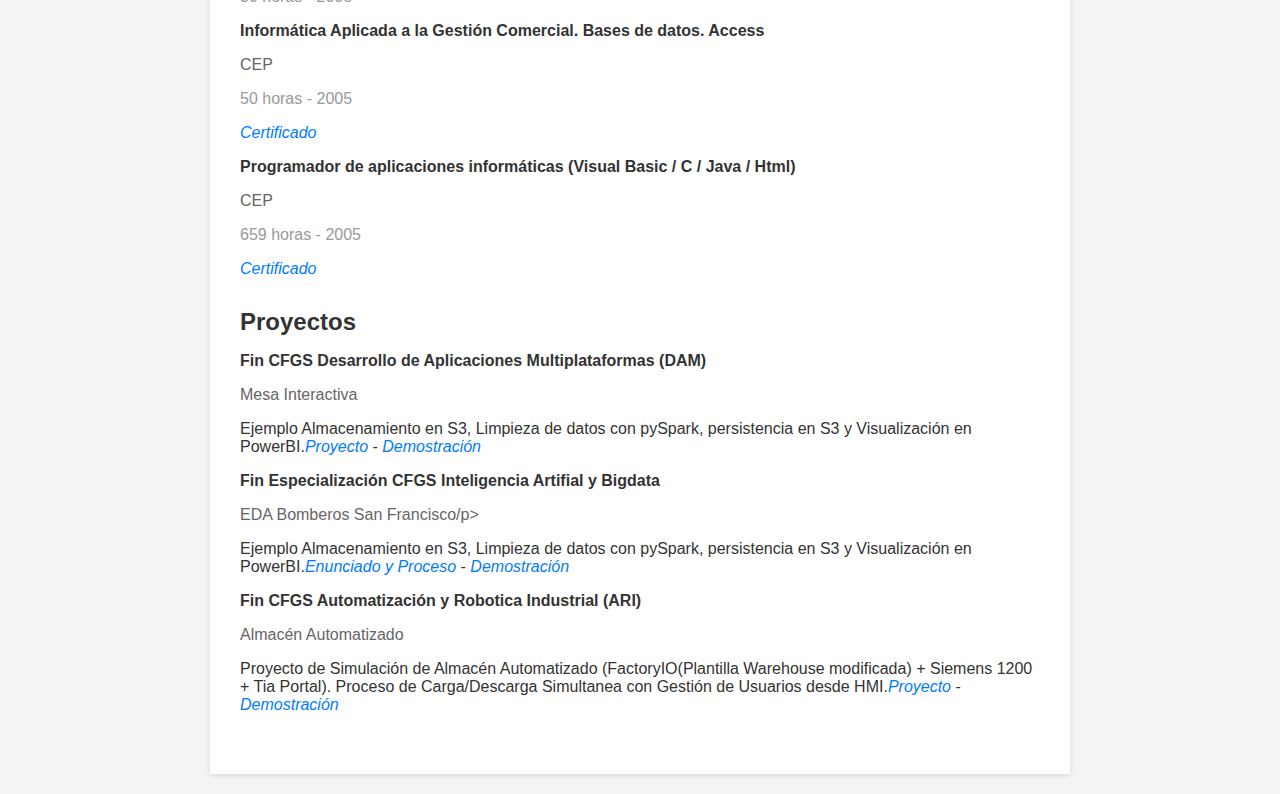
<file: index3.html>
<!DOCTYPE html>
<html lang="es">

<head>
    <meta charset="UTF-8">
    <meta name="viewport" content="width=device-width, initial-scale=1.0">
    <title>Adrián Espí CV</title>
    <link rel="stylesheet" href="css/estilo.css">
    <link rel="icon" type="image/x-icon" href="iconos/cv.ico">
</head>

<body>
    <div class="container">
        <div class="header">
            <h1>Adrián Espí</h1>
            <p>Junior Developer & Data analyst</p>

            <p class="description">Apasionado de la tecnología y en constante aprendizaje. Mi formación en Desarrollo de
                Aplicaciones Multiplataforma y Automatización y Robótica Industrial me ha proporcionado una sólida base
                de habilidades en el campo de la informática y la robótica. Siempre estoy al tanto de las últimas
                tendencias y desarrollos, ya que mi pasión es mantenerme actualizado en este mundo en constante
                evolución. Disfruto resolviendo problemas y encuentro gran satisfacción al crear soluciones innovadoras.
                Estoy entusiasmado por encontrar nuevas oportunidades de crecimiento profesional en el
                apasionante mundo de la tecnología.</p>
        </div>

        <div class="personal-info">
            <h2>Información Personal</h2>
            <p>Dirección: Alicante, España</p>
            <p>Teléfono: 618984169</p>
            <p>Email: <a href="mailto:zurich85aep@gmail.com">zurich85aep@gmail.com</a></p>
            <div class="social-icons">
                <a href="https://www.youtube.com/channel/UCa9c3-J_onhqTzerBmbXWBw" target="_blank">
                    <img src="iconos/youtube.png" alt="YouTube" class="icon">
                </a>
                <a href="https://www.linkedin.com/in/adri%C3%A1n-esp%C3%AD-pe%C3%B1a-a74304185/" target="_blank">
                    <img src="iconos/linkedin.png" alt="LinkedIn" class="icon">
                </a>
            </div>
        </div>

        <div class="experience">
            <h2>Experiencia Laboral</h2>
            <ul>
                <li>
                    <p class="job-title">FCT (Practicas empresa) CFGS</p>
                    <p class="company">Lãberit</p>
                    <p class="dates">Marzo 2023 - Junio 2023</p>
                    <p>FCT del Ciclo Grado Superior Desarrollo de Aplicaciones Multiplataforma, 400horas de formación
                        como desarrollador
                        en Business Central. Realizando varios cursos en <a
                            href="https://learn.microsoft.com/es-es/users/AdrinEspPea-7665" target="_blank">Microsoft
                            Learn</a>. </p>
                </li>
                <li>
                    <p class="job-title">Soporte Técnico</p>
                    <p class="company">Bumerania Robotics</p>
                    <p class="dates">Junio 2022 - Noviembre 2022</p>
                    <p>Configuración y Reparación de robots colaborativos, Desarrollador de aplicaciones para robots en
                        kotlin, Automatización en Python con Selenium.</p>
                </li>
                <li>
                    <p class="job-title">Supervisor Técnico de Teleasistencia</p>
                    <p class="company">Cruz Roja Española</p>
                    <p class="dates">Octubre 2019 - Julio 2021</p>
                    <p>Coordinación de tareas del departamento Técnico (realización rutas tecnicos, manuales,
                        formaciones)</p>
                </li>
                <li>
                    <p class="job-title">Técnico de Teleasistencia</p>
                    <p class="company">Cruz Roja Española</p>
                    <p class="dates">Junio 2007 - Octubre 2019</p>
                    <p>Instalación y Reparación de dispositivos de Teleasistencia</p>
                </li>
                <li>
                    <p class="job-title">FCT (Practicas empresa) CFGM</p>
                    <p class="company">Domo3 Instalación, S.L.L</p>
                    <p class="dates">Abril 2007 - Junio 2007</p>
                    <p>FCT del Ciclo Grado Medio Equipos e instalaciones electrotécnicas.</p>
                </li>
                <li>
                    <p class="job-title">Asesoría laboral y contable (Administrativo en formación)</p>
                    <p class="company">Bernardo Sánchez Giménez</p>
                    <p class="dates">Abril 2005 - Mayo 2006</p>
                    <p>Administrativo en formación realizando tareas de asesoría laboral (movimientos en
                        S.S (altas,bajas), contratos), contabilidad</p>
                </li>
                <li>
                    <p class="job-title">Técnico informático (Soporte TI en formación)</p>
                    <p class="company">Servicio Informático de Asistencia Técnico Integral, (SIATI, S.L.)</p>
                    <p class="dates">Diciembre 2003 - Julio 2004 </p>
                    <p>Soporte Técnico (Montaje, Configuración y Reparación de equipos informaticos)</p>
                </li>
            </ul>
        </div>

        <div class="education">
            <h2>Formación Académica</h2>
            <ul>
                <li>
                    <p class="degree">Ciclo Formativo de Grado Superior Desarrollo de Aplicaciones Multiplataformas
                        (DAM)</p>
                    <p class="institution">IES Doctor Balmis (Alicante)</p>
                    <p class="dates">Septiembre 2021- Junio 2023</p>
                    <p>Conocimientos en Lenguajes de programación (C#), Web (HTML, CSS, JavaScript), Bases de datos
                        (MySQL, Oracle).</p>
                </li>
                <li>
                    <p class="degree">Especialización en Inteligencia Artificial y Bigdata</p>
                    <p class="institution">IES Severo Ochoa (Elche)</p>
                    <p class="dates">Septiembre 2021 - Junio 2022</p>
                    <p>Conocimientos en Pentaho, Nifi, Hadoop/HDFS, Sqoop, Flume, Hive, Kafka, Spark, Docker, Git,
                        Python (pandas, numpy, matplotlib, scikit learn, SciPy, OpenCv), Web Scraping, Dataiku, Redes
                        Neuronales, Lenguaje R, Visualización de datos en R, Power BI, Bases de datos (SQL, NoSQL).
                        <i><a href="titulos/Reglada/IA.jpg" target="_blank" rel="rob">Certificado</a></i>
                    </p>
                </li>
                <li>
                    <p class="degree">Ciclo Formativo de Grado Superior en Automatización y Robótica Industrial (ARI)
                    </p>
                    <p class="institution">IES José Cavanilles (Alicante)</p>
                    <p class="dates">Septiembre 2021- Junio 2023</p>
                    <p>Conocimientos en programación de PLC’s/Robots (Siemens, Omron, Schneider, ABB) Variadores,
                        Motores, Diseño y montaje de Cuadros Electricos, Aplicaciones(Eplan, TiaPortal, CX-Programmer,
                        GrafcetStudio, RobotStudio). <i><a href="titulos/Reglada/Robotica.jpg" target="_blank"
                                rel="rob">Certificado</a></i></p>
                </li>
                <li>
                    <p class="degree">Ciclo Formativo de Grado Medio Equipos e instalaciones electrotécnicas</p>
                    <p class="institution">IES Canastell (San Vicente del Raspeig)</p>
                    <p class="dates">Septiembre 2004- Junio 2007</p>
                    <p><i><a href="titulos/Reglada/TituloElectronica.jpg" target="_blank" rel="elec">Certificado</a></i>
                    </p>
                </li>

            </ul>
        </div>

        <div class="education">
            <h2>Formación complementaria </h2>
            <ul>
                <li>
                    <p class="degree">Machine Learning Aplicado (con Python)</p>
                    <p class="institution">Fundación Confemetal</p>
                    <p class="dates">150 horas - 2022</p>
                    <p>Conocimientos: Librerías python: numpy, panda, theano, tensorflow, scikit learn,
                        keras,nmatplotlib, Redes Neuronales (Aprendizaje Supervisado y No Supervisado) <i><a
                                href="titulos/Otra/mlpy.pdf" target="_blank" rel="mlpy">Certificado</a></i></p>
                </li>
                <li>
                    <p class="degree">AWS Academy Graduate - AWS Academy Cloud Foundations</p>
                    <p class="institution">AWS Academy</p>
                    <p class="dates">20 horas - 2022</p>
                    <p><i><a href="titulos/Otra/AWS/aws.pdf" target="_blank" rel="aws">Certificado</a></i></p>
                </li>
                <li>
                    <p class="degree">Certificado Profesional de Soporte de Tecnologías de la Información de Google</p>
                    <p class="institution"> Coursera Programa de Becas Google en colaboración con Fundae y Sepe</p>
                    <p class="dates">600 horas - 2021</p>
                    <p><i><a href="https://www.coursera.org/account/accomplishments/specialization/certificate/TLMBDSWN6WCU"
                                target="_blank" rel="Google">Certificado</a></i></p>
                </li>
                <li>
                    <p class="degree">Autómatas programables</p>
                    <p class="institution">Grupo Atu Formación <i><a href="https://aulavirtualatu.com" target="_blank"
                                rel="atu">Web</a></i></p>
                    <p class="dates">60 horas - 2021</p>
                    <p><i><a href="titulos/Otra/AUTÓMATAS_PROGRAMABLES.pdf" target="_blank"
                                rel="AUTÓMATAS_PROGRAMABLES">Certificado</a></i></p>
                </li>
                <li>
                    <p class="degree">Seguridad Informática y Firma digital</p>
                    <p class="institution">Educ@tic GAP PUE S.L.</p>
                    <p class="dates">60 horas - 2020</p>
                    <p><i><a href="titulos/Otra/firmadigital.JPG" target="_blank"
                                rel="firmadigital.JPG">Certificado</a></i></p>
                </li>
                <li>
                    <p class="degree">Primeros Auxilios y Prevención de Riesgos Laborales</p>
                    <p class="institution">Cruz Roja Española.</p>
                    <p class="dates">50 horas - 2011/Actualización 2019</p>
                </li>
                <li>
                    <p class="degree">Lenguaje de Signos</p>
                    <p class="institution">FOREM P.V.</p>
                    <p class="dates">30 horas - 2006</p>
                </li>
                <li>
                    <p class="degree">Diseño y Creación de páginas web</p>
                    <p class="institution">FOREM P.V.</p>
                    <p class="dates">30 horas - 2005</p>
                </li>
                <li>
                    <p class="degree">Informática Aplicada a la Gestión Comercial. Bases de datos. Access </p>
                    <p class="institution">CEP</p>
                    <p class="dates">50 horas - 2005</p>
                    <p><i><a href="titulos/Otra/gestioncomercial.jpg" target="_blank"
                                rel="gestioncomercial">Certificado</a></i></p>
                </li>
                <li>
                    <p class="degree">Programador de aplicaciones informáticas (Visual Basic / C / Java / Html)</p>
                    <p class="institution">CEP</p>
                    <p class="dates">659 horas - 2005</p>
                    <p><i><a href="titulos/Otra/programador.pdf" target="_blank" rel="programador">Certificado</a></i>
                    </p>
                </li>
            </ul>
        </div>
        <div class="projects">
            <h2>Proyectos</h2>
            <ul>
                <li>
                    <p class="degree">Fin CFGS Desarrollo de Aplicaciones Multiplataformas (DAM)</p>
                    <p class="institution">Mesa Interactiva</p>
                    <p>Ejemplo Almacenamiento en S3, Limpieza de datos con pySpark, persistencia en S3 y Visualización
                        en PowerBI.<i><a href="proyectos/dam/dam.pdf" target="_blank" rel="docuIABIG">Proyecto</a></i> -
                        <i><a href="" target="_blank" rel="No disponible">Demostración</a></i>
                    </p>
                    </p>
                </li>
                <li>
                    <p class="degree">Fin Especialización CFGS Inteligencia Artifial y Bigdata</p>
                    <p class="institution">EDA Bomberos San Francisco/p>
                    <p>Ejemplo Almacenamiento en S3, Limpieza de datos con pySpark, persistencia en S3 y Visualización
                        en PowerBI.<i><a href="proyectos/iabig/Docu.pdf" target="_blank" rel="docuIABIG">Enunciado y
                                Proceso</a></i> - <i><a href="https://www.youtube.com/watch?v=27WfKCy-lrU&t=107s"
                                target="_blank" rel="videoIABIG">Demostración</a></i></p>
                    </p>
                </li>
                <li>
                    <p class="degree">Fin CFGS Automatización y Robotica Industrial (ARI)</p>
                    <p class="institution">Almacén Automatizado</p>
                    <p>Proyecto de Simulación de Almacén Automatizado (FactoryIO(Plantilla Warehouse modificada) +
                        Siemens 1200 + Tia Portal). Proceso de Carga/Descarga Simultanea con Gestión de Usuarios desde
                        HMI.<i><a href="proyectos/ari/ari.pdf" target="_blank" rel="docuAri">Proyecto</a></i> - <i><a
                                href="https://www.youtube.com/watch?v=bMwUcEVM-XU" target="_blank"
                                rel="videoARI">Demostración</a></i></p>
                </li>


            </ul>
        </div>
    </div>
</body>

</html>
</file>
<file: css/estilo.css>
/* Estilos globales */
body {
    font-family: Arial, sans-serif;
    margin: 0;
    padding: 20px;
    background-color: #f4f4f4;
    color: #333;
}

/* Contenedor principal */
.container {
    max-width: 800px;
    margin: 0 auto;
    background-color: #fff;
    padding: 30px;
    box-shadow: 0 2px 5px rgba(0, 0, 0, 0.1);
}

.description {
    text-align: left;
    margin-bottom: 30px;
}

/* Encabezado */
.header {
    text-align: center;
    margin-bottom: 30px;
}

.header h1 {
    font-size: 30px;
    color: #333;
    margin: 0;
}

.header p {
    font-size: 16px;
    margin-top: 10px;
    color: #666;
}

/* Sección de información personal */
.personal-info {
    margin-bottom: 30px;
}

.personal-info h2 {
    font-size: 24px;
    margin-bottom: 10px;
    color: #333;
}

.personal-info p {
    font-size: 16px;
    margin: 0;
    color: #666;
}

/* Estilos de enlaces */
a {
    color: #007bff;
    text-decoration: none;
}

/* Estilos de iconos */
.icon {
    width: 20px;
    height: 20px;
    margin-right: 5px;
    vertical-align: middle;
}

/* Estilos de redes sociales */
.social-icons {
    margin-top: 10px;
}

.social-icons a {
    margin-right: 10px;
}

/* Experiencia laboral */
.experience {
    margin-bottom: 30px;
}

.experience h2 {
    font-size: 24px;
    margin-bottom: 10px;
    color: #333;
}

.experience ul {
    list-style: none;
    padding: 0;
    margin: 0;
}

.experience li {
    margin-bottom: 15px;
}

.experience li .job-title {
    font-weight: bold;
    color: #333;
}

.experience li .company {
    color: #666;
}

.experience li .dates {
    color: #999;
}

/* Educación y formación */
.education {
    margin-bottom: 30px;
}

.education h2 {
    font-size: 24px;
    margin-bottom: 10px;
    color: #333;
}

.education ul {
    list-style: none;
    padding: 0;
    margin: 0;
}

.education li {
    margin-bottom: 15px;
}

.education li .degree {
    font-weight: bold;
    color: #333;
}

.education li .institution {
    color: #666;
}

.education li .dates {
    color: #999;
}

/* Proyectos */
.projects {
    margin-bottom: 30px;
}

.projects h2 {
    font-size: 24px;
    margin-bottom: 10px;
    color: #333;
}

.projects ul {
    list-style: none;
    padding: 0;
    margin: 0;
}

.projects li {
    margin-bottom: 15px;
}

.projects li .degree {
    font-weight: bold;
    color: #333;
}

.projects li .institution {
    color: #666;
}

.projects li .dates {
    color: #999;
}
</file>
